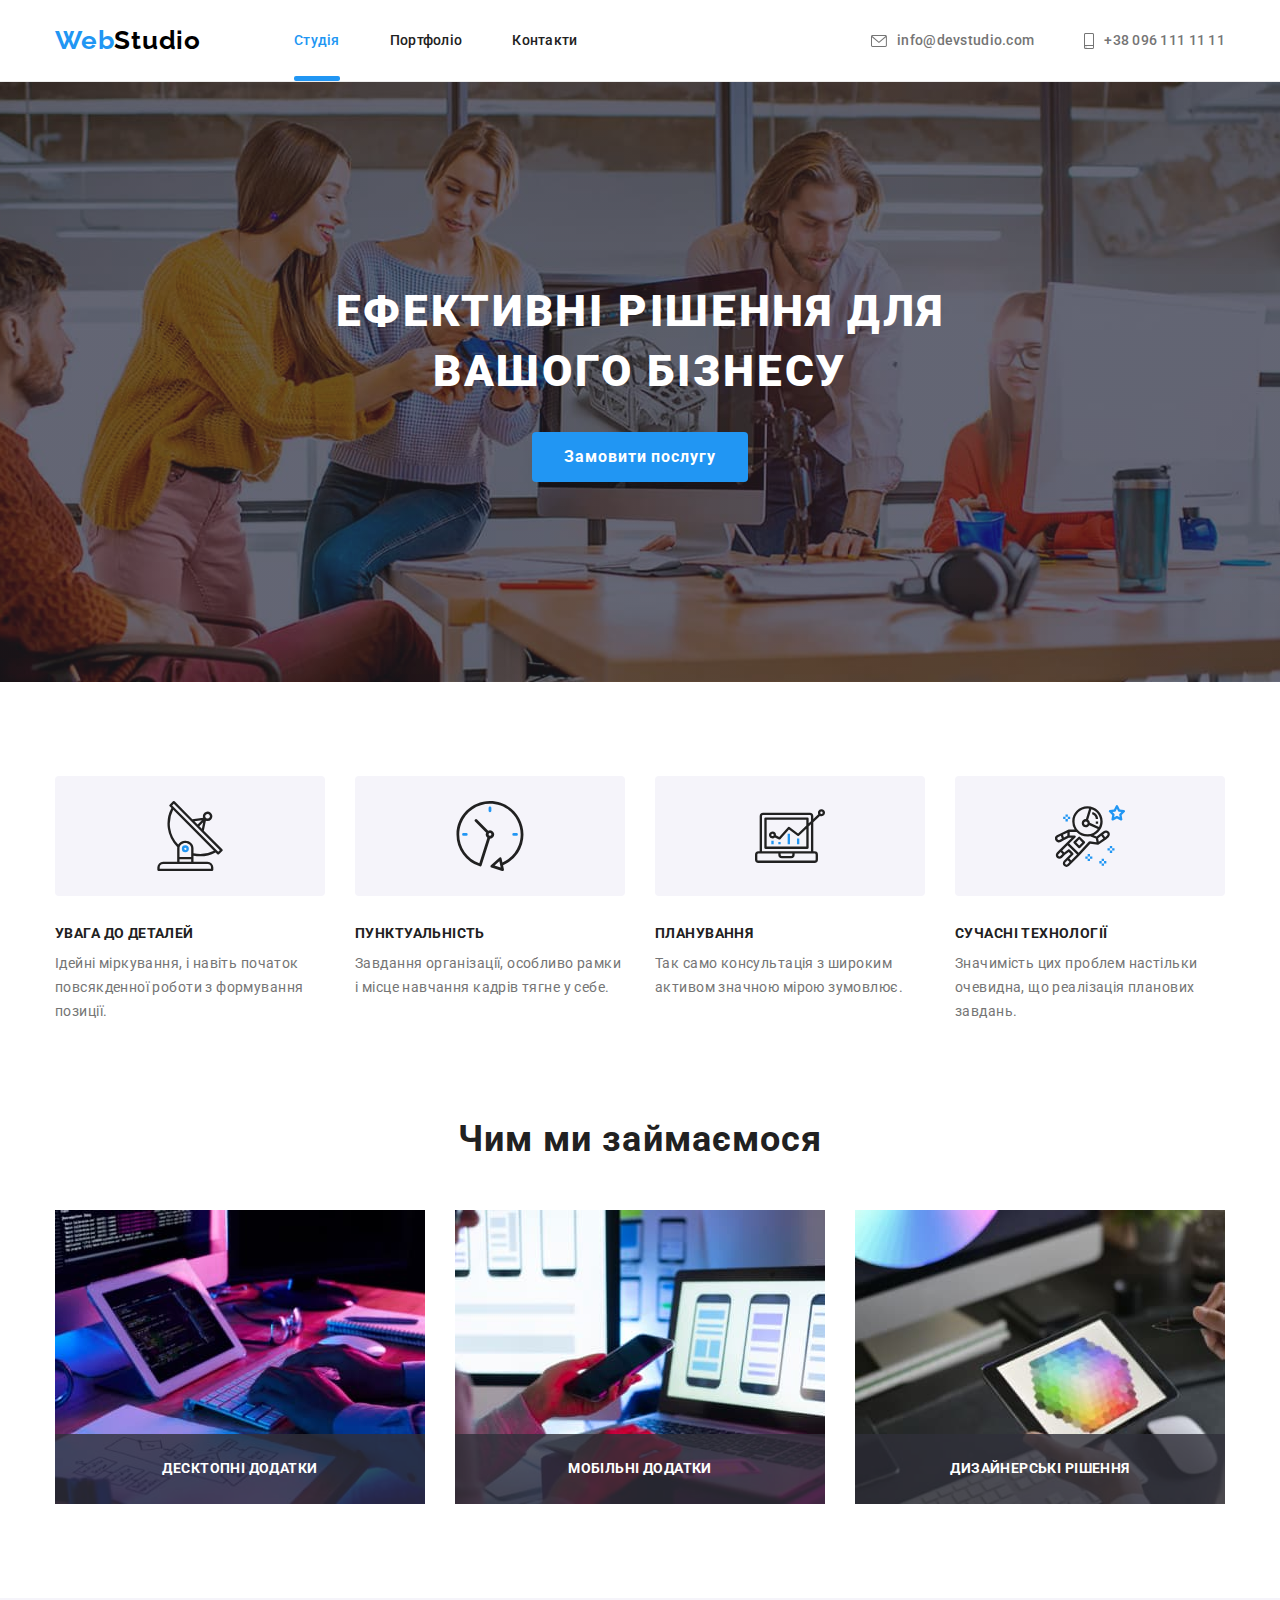
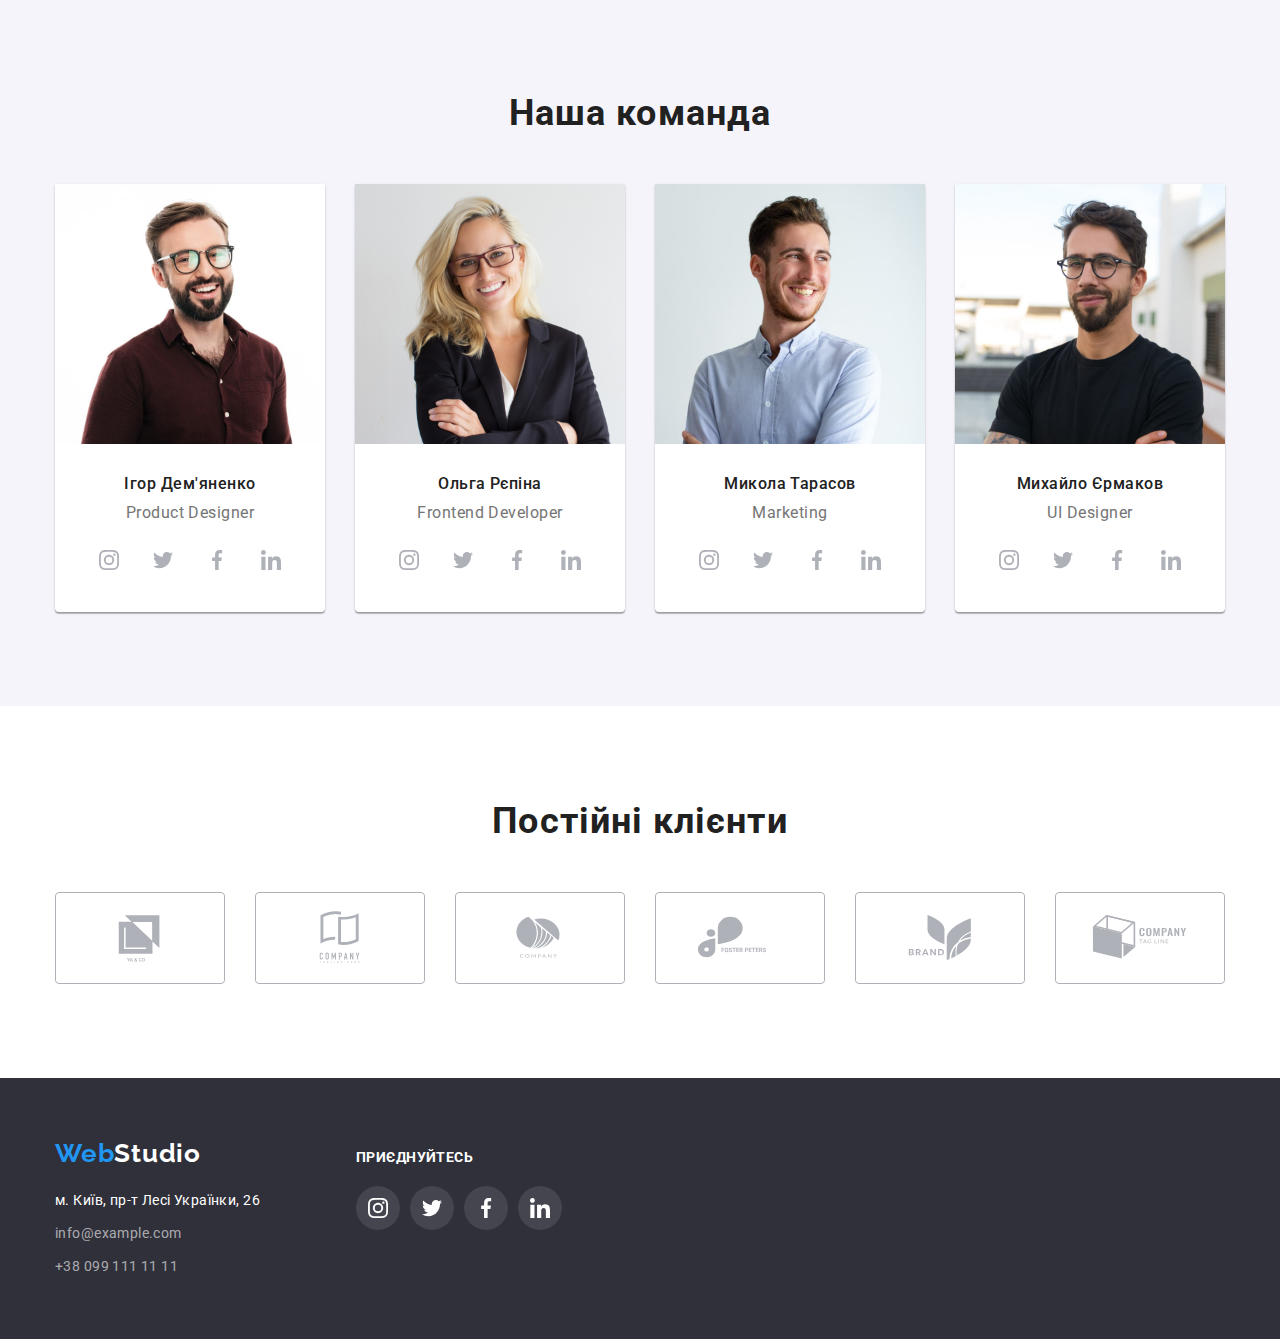
<file: index.html>
<!DOCTYPE html>
<html lang="uk">
  <head>
    <meta charset="UTF-8" />
    <meta http-equiv="X-UA-Compatible" content="IE=edge" />
    <meta name="viewport" content="width=device-width, initial-scale=1.0" />
    <title>Веб Студія</title>
    <link href="https://fonts.googleapis.com/css2?family=Raleway:wght@700&family=Roboto:wght@400;500;700&display=swap"
      rel="stylesheet">
    <link rel="stylesheet" href="https://cdn.jsdelivr.net/npm/modern-normalize@1.1.0/modern-normalize.min.css">
    <link rel="stylesheet" href="./css/styles.css">
  </head>
  <body>
    <!-- Шапка сторінки з навігацією-->
    <header class="page-header">
      <div class="container page-header-container">
      <nav class="page-nav">
        <a href="./index.html" class="logo link"> <span class="logo-icon">Web</span>Studio</a>
        <ul class="menu list">
          <li class="menu-item">
            <a class="menu-link link line" href="./index.html">Студія</a>
          </li>
          <li class="menu-item">
            <a class="menu-link link" href="./portfolio.html">Портфоліо</a>
          </li>
          <li class="menu-item">
            <a class="menu-link link" href="">Контакти</a>
          </li>
        </ul>
      </nav>
        <ul class="contact list">
          <li>
            <a class="contact-link link mail" href="mailto:info@devstudio.com">
            <svg class="contact-icon" width="16px" height="12px">
              <use href="./images/icons.svg#icon-envelope"></use>
            </svg> info@devstudio.com</a></li>
          <li>
            <a class="contact-link link telephone" href="tel:+380961111111">
            <svg class="contact-icon" width="10px" height="16px">
              <use href="./images/icons.svg#icon-smartphone"></use>
            </svg> +38 096 111 11 11</a></li>
        </ul>
      </div>
    </header>

    <main>
      <!-- Основний заголовок з фоном-->
      <section class="hero">
        <div class="container">
        <h1 class="hero-title">Ефективні рішення для вашого бізнесу</h1>
        <button type="button" class="hero-btn" data-modal-open>Замовити послугу</button> 
        </div>
      </section>

      <!-- Наші переваги-->
      <section class="about-us">
        <div class="container">
        <h2 class="about-us-title hide">Наші переваги</h2>
        <ul class="about-us-menu list">

          <li class="about-us-item">

            <div class="icon-position">
              <svg class="about-us-icon" width="70px" height="70px">
                <use href="./images/icons.svg#icon-antenna"></use>
              </svg>
            </div>
            <h3 class="about-us-title">УВАГА ДО ДЕТАЛЕЙ</h3>
            <p class="about-us-text">
              Ідейні міркування, і навіть початок повсякденної роботи з
              формування позиції.
            </p>
          </li>

          <li class="about-us-item">

            <div class="icon-position">
              <svg class="about-us-icon" width="70px" height="70px">
                <use href="./images/icons.svg#icon-clock"></use>
              </svg>
            </div>
            <h3 class="about-us-title">ПУНКТУАЛЬНІСТЬ</h3>
            <p class="about-us-text">
              Завдання організації, особливо рамки і місце навчання кадрів тягне
              у себе.
            </p>
          </li>

          <li class="about-us-item">

            <div class="icon-position">
              <svg class="about-us-icon" width="70px" height="70px">
                <use href="./images/icons.svg#icon-diagram"></use>
              </svg>
            </div>
            <h3 class="about-us-title">ПЛАНУВАННЯ</h3>
            <p class="about-us-text">
              Так само консультація з широким активом значною мірою зумовлює.
            </p>
          </li>

          <li class="about-us-item">

            <div class="icon-position">
              <svg class="about-us-icon" width="70px" height="70px">
                <use href="./images/icons.svg#icon-astronaut"></use>
              </svg>
            </div>
            <h3 class="about-us-title">СУЧАСНІ ТЕХНОЛОГІЇ</h3>
            <p class="about-us-text">
              Значимість цих проблем настільки очевидна, що реалізація планових
              завдань.
            </p>
          </li>
        </ul>
        </div>
      </section>

      <!-- Чим займаються-->
      <section class="we-doing">
        <div class="container">
        <h2 class="we-doing-title">Чим ми займаємося</h2>
        <ul class="we-doing-menu list">
          <li class="we-doing-item">
            <div class="img-fone">
              <img
                class="we-doing-img"
                src="./images/work1.jpg"
                alt="Людмна пише програму"
                width="370"
              />
              <p class="img-text">
                Десктопні додатки
              </p>
            </div>
          </li>
          <li class="we-doing-item">
            <div class="img-fone">
              <img
                class="we-doing-img"
                src="./images/work2.jpg"
                alt="Дівчина дивиться на телефон за робочим столом"
                width="370"
              />
              <p class="img-text">
                Мобільні додатки
              </p>
            </div>
          </li>
          <li class="we-doing-item">
            <div class="img-fone">
              <img
                class="we-doing-img"            
                src="./images/work3.jpg"
                alt="Планшет з палітрою кольорів"
                width="370"
              />
              <p class="img-text">
                Дизайнерські рішення
              </p>
            </div>
          </li>
        </ul>
        </div>
      </section>

      <!-- секція Наша команда-->
      <section class="team">
        <div class="container">
        <h2 class="team-title">Наша команда</h2>
        <ul class="team-menu list">
          <li class="team-menu-item">
            <img class="team-img" src="./images/igor.jpg" alt="Ігор Дем'яненко" width="270" />
            
            <h3 class="team-name">Ігор Дем'яненко</h3>
            <p class="team-job">Product Designer</p>

              <ul class="social-list list">
                <li class="social-list-item">
                  <a href="" class="social-list-link">
                    <svg aria-label="instagram icon" class="social-list-icon">
                      <use href="./images/icons.svg#icon-instagram"></use>
                    </svg>
                  </a>
                </li>
                <li class="social-list-item">
                  <a href="" class="social-list-link">
                    <svg aria-label="twitter icon" class="social-list-icon">
                      <use href="./images/icons.svg#icon-twitter"></use>
                    </svg>
                  </a>
                </li>
                <li class="social-list-item">
                  <a href="" class="social-list-link">
                    <svg aria-label="facebook icon" class="social-list-icon">
                      <use href="./images/icons.svg#icon-facebook"></use>
                    </svg>
                  </a>
                </li>
                <li class="social-list-item">
                  <a href="" class="social-list-link">
                    <svg aria-label="linkedin icon" class="social-list-icon">
                      <use href="./images/icons.svg#icon-linkedin"></use>
                    </svg>
                  </a>
                </li>
              </ul>

          </li>
          <li class="team-menu-item">
            <img class="team-img" src="./images/olga.jpg" alt="Ольга Рєпіна" width="270" />

            <h3 class="team-name">Ольга Рєпіна</h3>
            <p class="team-job">Frontend Developer</p>

              <ul class="social-list list">
                <li class="social-list-item">
                  <a href="" class="social-list-link">
                    <svg aria-label="instagram icon" class="social-list-icon">
                      <use href="./images/icons.svg#icon-instagram"></use>
                    </svg>
                  </a>
                </li>
                <li class="social-list-item">
                  <a href="" class="social-list-link">
                    <svg aria-label="twitter icon" class="social-list-icon">
                      <use href="./images/icons.svg#icon-twitter"></use>
                    </svg>
                  </a>
                </li>
                <li class="social-list-item">
                  <a href="" class="social-list-link">
                    <svg aria-label="facebook icon" class="social-list-icon">
                      <use href="./images/icons.svg#icon-facebook"></use>
                    </svg>
                  </a>
                </li>
                <li class="social-list-item">
                  <a href="" class="social-list-link">
                    <svg aria-label="linkedin icon" class="social-list-icon">
                      <use href="./images/icons.svg#icon-linkedin"></use>
                    </svg>
                  </a>
                </li>
              </ul>

          </li>
          <li class="team-menu-item">
            <img class="team-img" src="./images/micola.jpg" alt="Микола Тарасов" width="270" />

            <h3 class="team-name">Микола Тарасов</h3>
            <p class="team-job">Marketing</p>

              <ul class="social-list list">
                <li class="social-list-item">
                  <a href="" class="social-list-link">
                    <svg aria-label="instagram icon" class="social-list-icon">
                      <use href="./images/icons.svg#icon-instagram"></use>
                    </svg>
                  </a>
                </li>
                <li class="social-list-item">
                  <a href="" class="social-list-link">
                    <svg aria-label="twitter icon" class="social-list-icon">
                      <use href="./images/icons.svg#icon-twitter"></use>
                    </svg>
                  </a>
                </li>
                <li class="social-list-item">
                  <a href="" class="social-list-link">
                    <svg aria-label="facebook icon" class="social-list-icon">
                      <use href="./images/icons.svg#icon-facebook"></use>
                    </svg>
                  </a>
                </li>
                <li class="social-list-item">
                  <a href="" class="social-list-link">
                    <svg aria-label="linkedin icon" class="social-list-icon">
                      <use href="./images/icons.svg#icon-linkedin"></use>
                    </svg>
                  </a>
                </li>
              </ul>

          </li>
          <li class="team-menu-item">
            <img class="team-img" src="./images/michaylo.jpg" alt="Михайло Єрмаков" width="270" />

            <h3 class="team-name">Михайло Єрмаков</h3>
            <p class="team-job">UI Designer</p>

              <ul class="social-list list">
                <li class="social-list-item">
                  <a href="" class="social-list-link">
                    <svg aria-label="instagram icon" class="social-list-icon">
                      <use href="./images/icons.svg#icon-instagram"></use>
                    </svg>
                  </a>
                </li>
                <li class="social-list-item">
                  <a href="" class="social-list-link">
                    <svg aria-label="twitter icon" class="social-list-icon">
                      <use href="./images/icons.svg#icon-twitter"></use>
                    </svg>
                  </a>
                </li>
                <li class="social-list-item">
                  <a href="" class="social-list-link">
                    <svg aria-label="facebook icon" class="social-list-icon">
                      <use href="./images/icons.svg#icon-facebook"></use>
                    </svg>
                  </a>
                </li>
                <li class="social-list-item">
                  <a href="" class="social-list-link">
                    <svg aria-label="linkedin icon" class="social-list-icon">
                      <use href="./images/icons.svg#icon-linkedin"></use>
                    </svg>
                  </a>
                </li>
              </ul>

          </li>
        </ul>
        </div>
      </section>

      <!-- Постійні клієнти -->
      <section class="customers">
        <div class="container">
          <h2 class="customers-title">Постійні клієнти</h2>
          <ul class="customers-menu list">
            <li class="customers-item">
              <a href="" class="customers-link">
                <svg class="customer-icon" width="106px" height="60px">
                  <use href="./images/icons.svg#icon-Logo"></use>
                </svg>
              </a>
            </li>
            <li class="customers-item">
              <a href="" class="customers-link">
                <svg class="customer-icon" width="106px" height="60px">
                  <use href="./images/icons.svg#icon-Logo1"></use>
                </svg>
              </a>
            </li>
            <li class="customers-item">
              <a href="" class="customers-link">
                <svg class="customer-icon" width="106px" height="60px">
                  <use href="./images/icons.svg#icon-Logo2"></use>
                </svg>
              </a>
            </li>
            <li class="customers-item">
              <a href="" class="customers-link">
                <svg class="customer-icon" width="106px" height="60px">
                  <use href="./images/icons.svg#icon-Logo3"></use>
                </svg>
              </a>
            </li>
            <li class="customers-item">
              <a href="" class="customers-link">
                <svg class="customer-icon" width="106px" height="60px">
                  <use href="./images/icons.svg#icon-Logo4"></use>
                </svg>
              </a>
            </li>
            <li class="customers-item">
              <a href="" class="customers-link">
                <svg class="customer-icon" width="106px" height="60px">
                  <use href="./images/icons.svg#icon-Logo5"></use>
                </svg>
              </a>
            </li>
          </ul>

        </div>
      </section>

    </main>

    <!-- Підвал-->
    <footer class="footer">
      <div class="container page-footer-container">
      <div>
      <a href="./index.html" class="logo footer-logo link"> <span class="logo-icon">Web</span>Studio</a>
      <address>
        <ul class="footer-menu list">
          <li class="list-item">
            <a href="https://goo.gl/maps/CPtrU1FHBa2aNyZL9" target="_blank" rel="noopener noreferrer nofollow"
              class="footer-adress link">
              м. Київ, пр-т Лесі Українки, 26</a>
          </li>
          <li class="list-item">
            <a  href="mailto:info@example.com" class="footer-contact link">info@example.com</a>
          </li>
          <li class="list-item">
            <a href="tel:+380991111111" class="footer-contact link">+38 099 111 11 11</a>
          </li>
        </ul>
      </address>
      </div>
      <div class="footer-social-link">
        <p class="footer-title">Приєднуйтесь</p>
          <ul class="social-list-footer list">
            <li class="social-list-item-footer">
              <a href="" class="social-list-link-footer">
                <svg aria-label="instagram icon" class="social-list-icon-footer">
                  <use href="./images/icons.svg#icon-instagram"></use>
                </svg>
              </a>
            </li>
            <li class="social-list-item">
              <a href="" class="social-list-link-footer">
                <svg aria-label="twitter icon" class="social-list-icon-footer">
                  <use href="./images/icons.svg#icon-twitter"></use>
                </svg>
              </a>
            </li>
            <li class="social-list-item">
              <a href="" class="social-list-link-footer">
                <svg aria-label="facebook icon" class="social-list-icon-footer">
                  <use href="./images/icons.svg#icon-facebook"></use>
                </svg>
              </a>
            </li>
            <li class="social-list-item">
              <a href="" class="social-list-link-footer">
                <svg aria-label="linkedin icon" class="social-list-icon-footer">
                  <use href="./images/icons.svg#icon-linkedin"></use>
                </svg>
              </a>
            </li>
          </ul>
      </div>
      </div>
    </footer>
    <div class="backdrop is-hidden" data-modal>
      <div class="modal">
        <button type="button" class="modal-close-btn" data-modal-close>
          <svg class="close-icon" height="18" width="18">
            <use href="./images/icons.svg#icon-close"></use>
          </svg>
        </button>
      </div>
    </div>
    <script src="./js/modal.js"></script>
  </body>
</html>
</file>
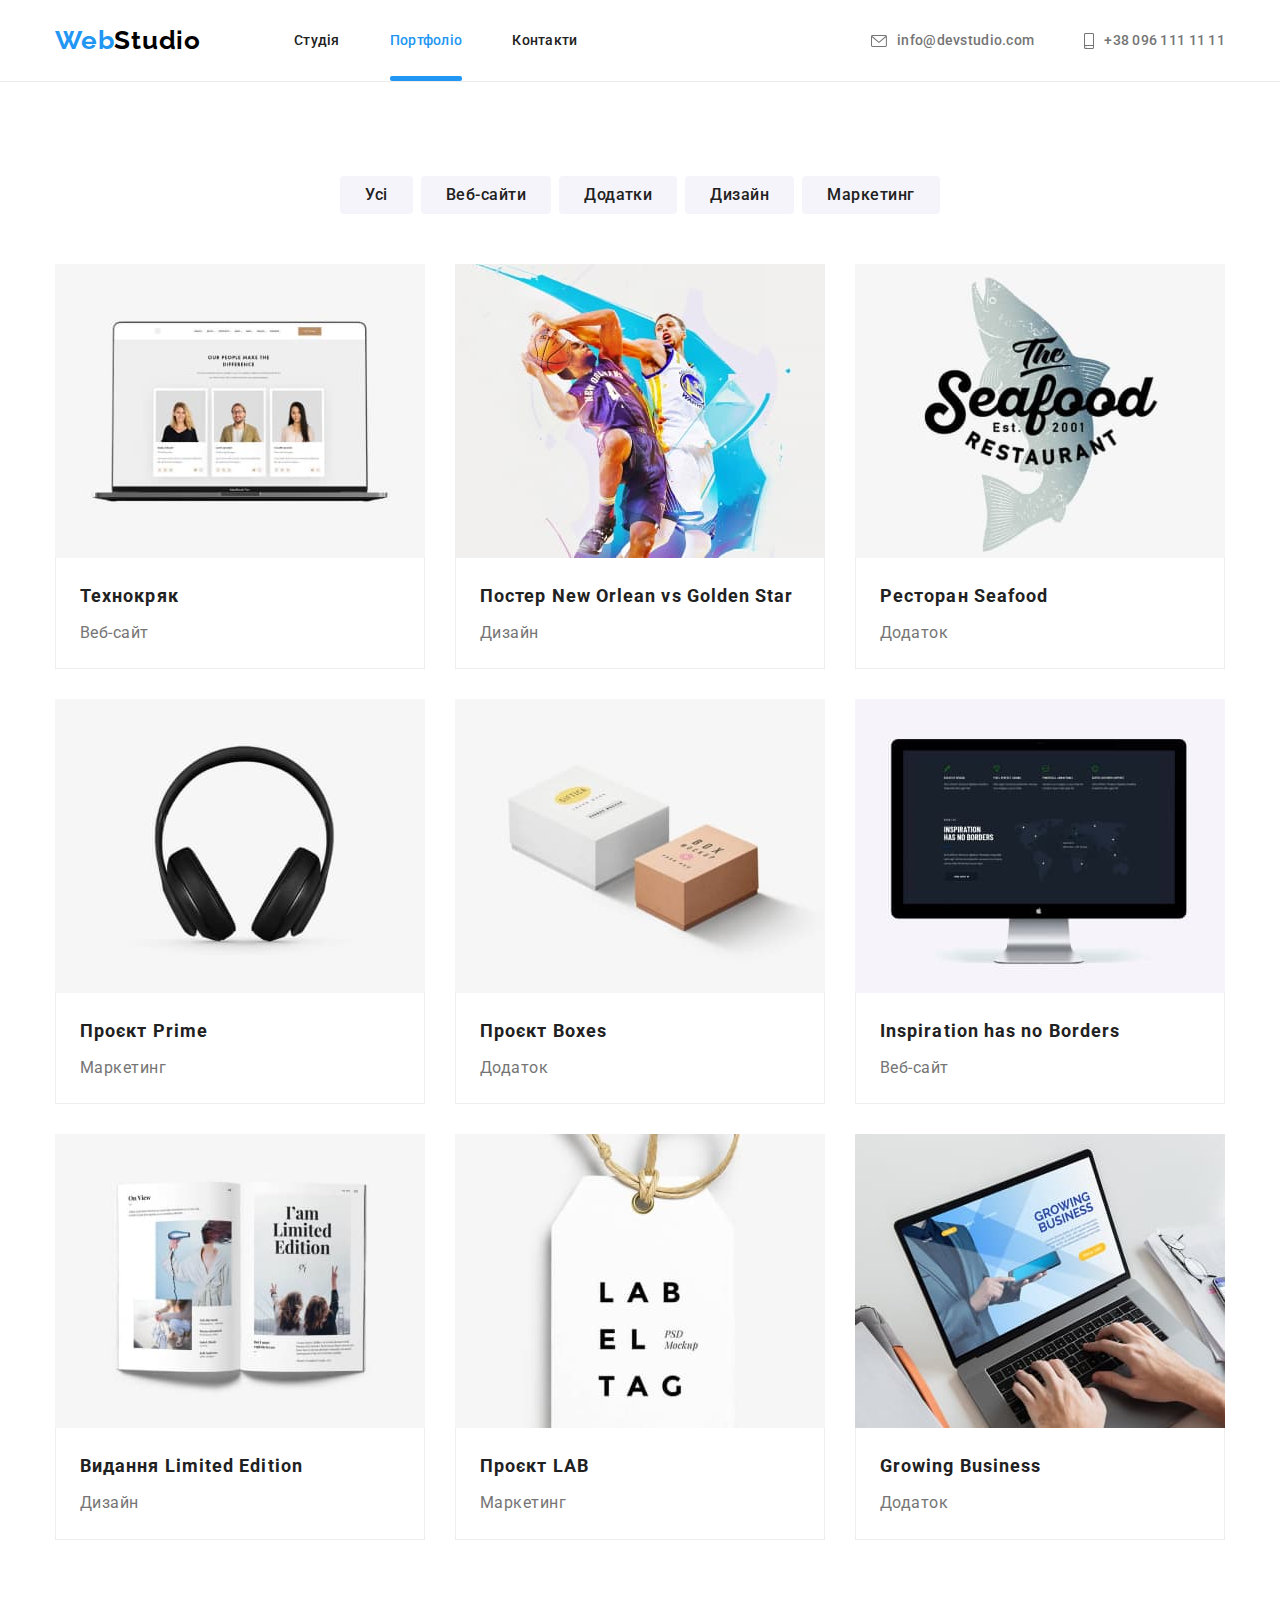
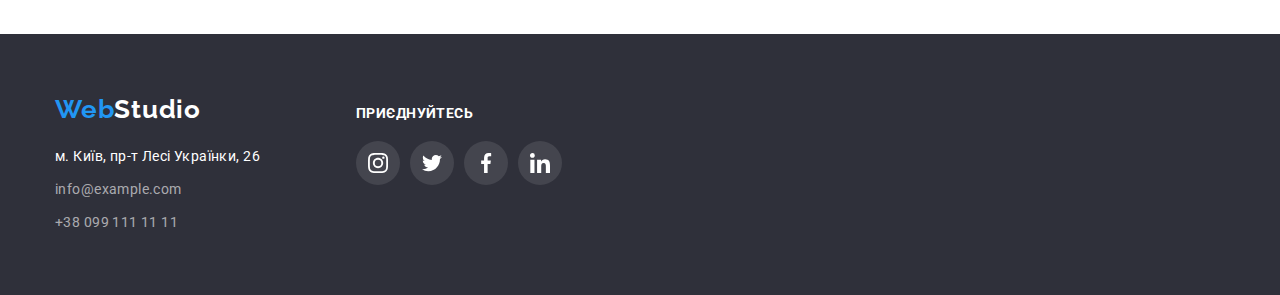
<file: portfolio.html>
<!DOCTYPE html>
<html lang="uk">

<head>
    <meta charset="UTF-8" />
    <meta http-equiv="X-UA-Compatible" content="IE=edge" />
    <meta name="viewport" content="width=device-width, initial-scale=1.0" />
    <title>Веб Студія</title>
    <link href="https://fonts.googleapis.com/css2?family=Raleway:wght@700&family=Roboto:wght@400;500;700&display=swap"
    rel="stylesheet">
    <link rel="stylesheet" href="https://cdn.jsdelivr.net/npm/modern-normalize@1.1.0/modern-normalize.min.css">
    <link rel="stylesheet" href="./css/styles.css">
</head>

<body>
    <!-- Шапка сторінки з навігацією-->
    <header class="page-header port-header">
        <div class="container page-header-container">
            <nav class="page-nav">
                <a href="./index.html" class="logo link"> <span class="logo-icon">Web</span>Studio</a>
                <ul class="menu list">
                    <li class="menu-item">
                        <a class="menu-link link" href="./index.html">Студія</a>
                    </li>
                    <li class="menu-item">
                        <a class="menu-link link line" href="./portfolio.html">Портфоліо</a>
                    </li>
                    <li class="menu-item">
                        <a class="menu-link link" href="">Контакти</a>
                    </li>
                </ul>
            </nav>
            <ul class="contact list">
                <li>
                    <a class="contact-link link mail" href="mailto:info@devstudio.com">
                        <svg class="contact-icon" width="16px" height="12px">
                            <use href="./images/icons.svg#icon-envelope"></use>
                        </svg> info@devstudio.com</a>
                </li>
                <li>
                    <a class="contact-link link telephone" href="tel:+380961111111">
                        <svg class="contact-icon" width="10px" height="16px">
                            <use href="./images/icons.svg#icon-smartphone"></use>
                        </svg> +38 096 111 11 11</a>
                </li>
            </ul>
        </div>
    </header>

    <main>
        <h1 class="hide">Портфоліо</h1>
        
        <!-- Навігація по сторінці -->
        <section class="portfolio">
            <div class="container">
            <h2 class="nav-title hide">Навігація</h2>
            <ul class="nav-menu list">
                <li><button class="nav-btn" type="button">Усі</button></li>
                <li><button class="nav-btn" type="button">Веб-сайти</button></li>
                <li><button class="nav-btn" type="button">Додатки</button></li>
                <li><button class="nav-btn" type="button">Дизайн</button></li>
                <li><button class="nav-btn" type="button">Маркетинг</button></li>
            </ul>
            <h2 class="hide">Перелік макетів</h2>
            <ul class="portfolio-menu list">
                <li class="portfolio-item">
                    <a class="portfolio-link link" href="">
                        <div class="overley-zone">
                            <img class="portfolio-img" src="./images/Tehcriac.jpg" alt="Технокряк" width="370">
                                <p class="overlay">
                                    Ресурс пропонує комплексні пропозиції з різним рівнем функціоналу та сервісів. Все це дозволить відвідувачу отримати
                                    вичерпні відомості про компанію чи приватну особу.
                                </p>
                        </div>
                    <div class="border">
                        <h3 class="portfolio-title">Технокряк</h3>
                        <p class="portfolio-text">Веб-сайт</p>
                    </div>

                    </a>
                </li>
                <li class="portfolio-item">
                    <a class="portfolio-link link" href="">
                        <div class="overley-zone">
                            <img class="portfolio-img" src="./images/Poster.jpg" alt="Постер New Orlean vs Golden Star" width="370">
                                 <p class="overlay">
                                    Ресурс пропонує комплексні пропозиції з різним рівнем функціоналу та сервісів. Все це дозволить відвідувачу отримати
                                    вичерпні відомості про компанію чи приватну особу.
                                </p>
                        </div>
                    <div class="border">
                        <h3 class="portfolio-title">Постер New Orlean vs Golden Star</h3>
                        <p class="portfolio-text">Дизайн</p>
                    </div>
                    </a>
                </li>
                <li class="portfolio-item">
                    <a class="portfolio-link link" href="">
                        <div class="overley-zone">
                            <img class="portfolio-img" src="./images/Restoran.jpg" alt="Ресторан Seafood" width="370">
                                <p class="overlay">
                                    Ресурс пропонує комплексні пропозиції з різним рівнем функціоналу та сервісів. Все це дозволить відвідувачу отримати
                                    вичерпні відомості про компанію чи приватну особу.
                                </p>
                        </div>
                    <div class="border">
                        <h3 class="portfolio-title">Ресторан Seafood</h3>
                        <p class="portfolio-text">Додаток</p>
                    </div>
                    </a>
                </li>
                <li class="portfolio-item">
                    <a class="portfolio-link link" href="">
                        <div class="overley-zone">
                            <img class="portfolio-img" src="./images/Music.jpg" alt="Проєкт Prime" width="370">
                                <p class="overlay">
                                    Ресурс пропонує комплексні пропозиції з різним рівнем функціоналу та сервісів. Все це дозволить відвідувачу отримати
                                    вичерпні відомості про компанію чи приватну особу.
                                </p>
                        </div>
                    <div class="border">
                        <h3 class="portfolio-title">Проєкт Prime</h3>
                        <p class="portfolio-text">Маркетинг</p>
                    </div>
                    </a>
                </li>
                <li class="portfolio-item">
                    <a class="portfolio-link link" href="">
                        <div class="overley-zone">
                            <img class="portfolio-img" src="./images/Boxes.jpg" alt="Проєкт Boxes" width="370">
                                <p class="overlay">
                                    Ресурс пропонує комплексні пропозиції з різним рівнем функціоналу та сервісів. Все це дозволить відвідувачу отримати
                                    вичерпні відомості про компанію чи приватну особу.
                                </p>
                        </div>
                    <div class="border">
                        <h3 class="portfolio-title">Проєкт Boxes</h3>
                        <p class="portfolio-text">Додаток</p>
                    </div>
                    </a>
                </li>
                <li class="portfolio-item">
                    <a class="portfolio-link link" href="">
                        <div class="overley-zone">
                            <img class="portfolio-img" src="./images/Borders.jpg" alt="Inspiration has no Borders" width="370">
                                <p class="overlay">
                                    Ресурс пропонує комплексні пропозиції з різним рівнем функціоналу та сервісів. Все це дозволить відвідувачу отримати
                                    вичерпні відомості про компанію чи приватну особу.
                                </p>
                        </div>
                    <div class="border">
                        <h3 class="portfolio-title">Inspiration has no Borders</h3>
                        <p class="portfolio-text">Веб-сайт</p>
                    </div>
                    </a>
                </li>
                <li class="portfolio-item">
                    <a class="portfolio-link link" href="">
                        <div class="overley-zone">
                            <img class="portfolio-img" src="./images/Limited-edition.jpg" alt="Видання Limited Edition" width="370">
                                <p class="overlay">
                                    Ресурс пропонує комплексні пропозиції з різним рівнем функціоналу та сервісів. Все це дозволить відвідувачу отримати
                                    вичерпні відомості про компанію чи приватну особу.
                                </p>
                        </div>
                    <div class="border">
                        <h3 class="portfolio-title">Видання Limited Edition</h3>
                        <p class="portfolio-text">Дизайн</p>
                    </div>
                    </a>
                </li>
                <li class="portfolio-item">
                    <a class="portfolio-link link" href="">
                        <div class="overley-zone">
                            <img class="portfolio-img" src="./images/LAB.jpg" alt="Проєкт LAB" width="370">
                                <p class="overlay">
                                    Ресурс пропонує комплексні пропозиції з різним рівнем функціоналу та сервісів. Все це дозволить відвідувачу отримати
                                    вичерпні відомості про компанію чи приватну особу.
                                </p>
                        </div>
                    <div class="border">
                        <h3 class="portfolio-title">Проєкт LAB</h3>
                        <p class="portfolio-text">Маркетинг</p>
                    </div>
                    </a>
                </li>
                <li class="portfolio-item">
                    <a class="portfolio-link link" href="">
                        <div class="overley-zone">
                            <img class="portfolio-img" src="./images/Growing-Business.jpg" alt="Growing Business" width="370">
                                <p class="overlay">
                                Ресурс пропонує комплексні пропозиції з різним рівнем функціоналу та сервісів. Все це дозволить відвідувачу отримати
                                вичерпні відомості про компанію чи приватну особу.
                                </p>
                        </div>
                    <div class="border">
                        <h3 class="portfolio-title">Growing Business</h3>
                        <p class="portfolio-text">Додаток</p>
                    </div>
                    </a>
                </li>
            </ul>
            </div>
        </section>

    </main>


    <!-- Підвал-->

    <footer class="footer">
        <div class="container page-footer-container">
            <div>
                <a href="./index.html" class="logo footer-logo link"> <span class="logo-icon">Web</span>Studio</a>
                <address>
                    <ul class="footer-menu list">
                        <li class="list-item">
                            <a href="https://goo.gl/maps/CPtrU1FHBa2aNyZL9" target="_blank"
                                rel="noopener noreferrer nofollow" class="footer-adress link">
                                м. Київ, пр-т Лесі Українки, 26</a>
                        </li>
                        <li class="list-item">
                            <a href="mailto:info@example.com" class="footer-contact link">info@example.com</a>
                        </li>
                        <li class="list-item">
                            <a href="tel:+380991111111" class="footer-contact link">+38 099 111 11 11</a>
                        </li>
                    </ul>
                </address>
            </div>
            <div class="footer-social-link">
                <p class="footer-title">Приєднуйтесь</p>
                <ul class="social-list-footer list">
                    <li class="social-list-item-footer">
                        <a href="" class="social-list-link-footer">
                            <svg aria-label="instagram icon" class="social-list-icon-footer">
                                <use href="./images/icons.svg#icon-instagram"></use>
                            </svg>
                        </a>
                    </li>
                    <li class="social-list-item">
                        <a href="" class="social-list-link-footer">
                            <svg aria-label="twitter icon" class="social-list-icon-footer">
                                <use href="./images/icons.svg#icon-twitter"></use>
                            </svg>
                        </a>
                    </li>
                    <li class="social-list-item">
                        <a href="" class="social-list-link-footer">
                            <svg aria-label="facebook icon" class="social-list-icon-footer">
                                <use href="./images/icons.svg#icon-facebook"></use>
                            </svg>
                        </a>
                    </li>
                    <li class="social-list-item">
                        <a href="" class="social-list-link-footer">
                            <svg aria-label="linkedin icon" class="social-list-icon-footer">
                                <use href="./images/icons.svg#icon-linkedin"></use>
                            </svg>
                        </a>
                    </li>
                </ul>
            </div>
        </div>
    </footer>

</body>

</html>
</file>
<file: css/styles.css>
/* Основний колір логотипу - #000000 */
/* Допоміжний колір логотипу - #2196F3 */
/* Основний колір шрифту - #212121 */
/* Допоміжний колір шрифту - #757575 */

/* Основний колір фону - #F5F5F5 */
/* Допоміжний колір - #F5F4FA */
/* Колір футера - #2F303A */


:root {
    --logo-blue: #2196F3;
    --logo-black: #000000;
    --global-color: #ffffff;
    --secong-color: #F5F4FA;
    --futter-color: #2F303A;
    --text-color: #212121;
    --second-text-color: #757575;
    --text-color-while: #ffffff;
    --icon-color: #AFB1B8;
    --bg-color: #C4C4C4;

    --primary-font: 'Roboto', sans-serif;
    --secondary-font: 'Raleway', sans-serif;

    --animation: 250ms cubic-bezier(0.4, 0, 0.2, 1);

}
/* обнулення налащтувань */

h1,
h2,
h3,
h4,
p {
    margin-top: 0;
    margin-bottom: 0;
    /* outline: 1px solid red; */
}

ul {
    margin-top: 0;
    margin-bottom: 0;
    padding-left: 0;
    /* outline:  1px solid red; */
}

section {
    /* outline: 2px solid green;   /////////// */
}

button {
    cursor: pointer;
}

img {
    display: block;
}


*,
::after,
::before {
    box-sizing: border-box;
}


.link {
    text-decoration: none;
}

.list {
    list-style: none;
}

.hide {
    position: absolute;
    white-space: nowrap;
    width: 1px;
    height: 1px;
    overflow: hidden;
    border: 0;
    padding: 0;
    clip: rect(0 0 0 0);
    clip-path: inset(50%);
    margin: -1px;
}



body {
    background-color: var(--global-color);
    font-family: var(--primary-font);
    margin: 0px; 
}



.container {
    width: 1200px;
    padding-left: 15px;
    padding-right: 15px;

    margin-left: auto;
    margin-right: auto;
}



/* Header */

.logo {
    color: var(--logo-black);
    font-family: var(--secondary-font);
    font-weight: 700;
    font-size: 26px;
    line-height: 1.2;
    letter-spacing: 0.03em;

    margin-right: 93px;
}


.page-header {
    padding-top: 25px;
    padding-bottom: 25px;
    border-bottom: 1px solid #ECECEC;
}

.logo .logo-icon {
    color: var(--logo-blue);
}

.page-header-container {
    display: flex;
    align-items: center;
    justify-content: space-between;
}

.page-nav {
    display: flex;
    align-items: center;
}

.menu {
    display: flex;
    column-gap: 50px;
}

.contact {
    display: flex;
    column-gap: 50px;
}


.menu-link {
    font-weight: 500;
    font-size: 14px;
    line-height: 1.14;
    letter-spacing: 0.02em;


    color: var(--text-color);

    transition: color var(--animation);
}

.menu-link:hover,
.menu-link:focus {
    color: var(--logo-blue);
}

.contact-link {
    font-weight: 500;
    font-size: 14px;
    line-height: 1.14;
    letter-spacing: 0.02em;
    color: var(--second-text-color);

    display: flex;
    align-items: center;

    fill: var(--second-text-color);

    transition: color var(--animation), 
    fill var(--animation);
}

.contact-link:hover,
.contact-link:focus {
    color: var(--logo-blue);
    fill: var(--logo-blue);
}

.contact-icon {
    margin-right: 10px;
}

/* .mail::before {
    width: 16px;
    height: 12px;
    content: url(../images/envelope.svg);
    /* content: url(../images/icons.svg#icon-envelope);     Нерозумію чому не працює */
    /* background-image: url(../images/icons.svg#icon-enverlope);
    margin-right: 10px;
}

.telephone::before {
    width: 10px;
    height: 16px;
    content: url(../images/smartphone.svg);
    margin-right: 10px;
} */


.menu-link {
    position: relative;
    padding-bottom: 32px;
}

.line {
    color: var(--logo-blue);
}

.line::after {
    position: absolute;
    left: 0px;
    bottom: -1px;
    display: block;
    width: 100%;
    height: 5px;
    background-color: var(--logo-blue);
    border-radius: 2px;
    content: '';
}





/* Бдок героя */

.hero {
    margin: 0px;
    padding-top: 200px;
    padding-bottom: 200px;

    text-align: center;

    background-color: var(--bg-color);
    background-image: linear-gradient(rgba(47, 48, 58, 0.4), rgba(47, 48, 58, 0.4)), 
    url(../images/hero.jpg);
    background-repeat: no-repeat;
    background-position: center;
    background-size: 1600px;
}


.hero-title{
    font-weight: 900;
    font-size: 44px;
    line-height: 1.36;
    text-align: center;
    letter-spacing: 0.06em;
    text-transform: uppercase;

    color: var(--text-color-while);

    margin-bottom: 30px;
    width: 696px;
    margin-left: auto;
    margin-right: auto;
}

.hero-btn {
    font-weight: 700;
    font-size: 16px;
    line-height: 1.88;
    text-align: center;
    letter-spacing: 0.06em;
    font-family: inherit;

    background-color: var(--logo-blue);
    color: var(--text-color-while);
    cursor: pointer;

    border-radius: 4px;
    padding: 10px 32px;
    display: inline-block;
    min-width: 216px;
    border: transparent;

    transition: background-color var(--animation);
}

.hero-btn:hover,
.hero-btn:focus {
    background-color: #188CE8;
}



/* Наші переваги */

.about-us-title {
    font-weight: 700;
    font-size: 14px;
    line-height: 1.14;
    letter-spacing: 0.03em;
    text-transform: uppercase;

    color: var(--text-color);

    margin-bottom: 10px;
}

.about-us-menu {
    display: flex;
    column-gap: 30px;
}

.about-us-item {
    flex-basis: calc((100% - 90px)/4);
}

.about-us-text {
    font-size: 14px;
    line-height: 1.71;
    letter-spacing: 0.03em;

    color: var(--second-text-color);
}

.about-us {
    padding-bottom: 94px;
    padding-top: 94px;
}

.icon-position {
    display: flex;
    width: 270px;
    height: 120px;
    align-items: center;
    justify-content: center;
    background-color: var(--secong-color);
    border-radius: 4px;
    margin-bottom: 30px;
}





/* Чим займаємось */

.we-doing-title {
    font-weight: 700;
    font-size: 36px;
    line-height: 1.17;
    text-align: center;
    letter-spacing: 0.03em;
    
    color: var(--text-color);

    margin-bottom: 50px;
}

.we-doing-menu {
    display: flex;
    column-gap: 30px;
}

.we-doing-item {
    flex-basis: calc((100% - 60px) /3 );
}

.we-doing-img {
    display: block;
    max-width: 100%;
    height: auto;
}

.we-doing {
    padding-bottom: 94px;
}




.img-fone {
    position: relative;
}

.img-text {
    font-weight: 700;
    font-size: 14px;
    line-height: 1.14;
    text-align: center;
    letter-spacing: 0.03em;
    text-transform: uppercase;
    color: var(--text-color-while);

    position: absolute;
    bottom: 0;
    left: 0;
    width: 100%;
    height: 70px;
    background-color: rgba(47, 48, 58, 0.8);

    display: flex;
    align-items: center;
    justify-content: center;

}



/* Наша команда */

.team {
    background-color: #F5F4FA;

    padding-bottom: 94px;
    padding-top: 94px;
}

.team-title {
    font-weight: 700;
    font-size: 36px;
    line-height: 1.17;
    text-align: center;
    letter-spacing: 0.03em;

    color: var(--text-color);

    margin-bottom: 50px;
}

.team-menu {
    display: flex;
    column-gap: 30px;
}

.team-menu-item {
    flex-basis: calc((100% - 90px)/4);
    box-shadow: 0px 1px 3px rgba(0, 0, 0, 0.12), 
    0px 1px 1px rgba(0, 0, 0, 0.14), 
    0px 2px 1px rgba(0, 0, 0, 0.2);
    border-radius: 0px 0px 4px 4px;
    background-color: var(--global-color);
}

.team-name {
    font-weight: 500;
    font-size: 16px;
    line-height: 1.19;
    text-align: center;
    letter-spacing: 0.03em;

    color: var(--text-color);

    margin-bottom: 10px;
    padding-top: 30px;
}

.team-job {
    font-size: 16px;
    line-height: 1.19;
    text-align: center;
    letter-spacing: 0.03em;

    color: var(--second-text-color);

    margin-bottom: 16px;
}

.team-img {
    display: block;
    max-width: 100%;
    height: auto;
}






.social-list-icon {
    width: 20px;
    height: 20px;
}

.social-list {
    display: flex;
    justify-content: center;
    column-gap: 10px;
    padding-bottom: 30px;
}

.social-list-link {
    display: flex;
    height: 44px;
    width: 44px;
    align-items: center;
    justify-content: center;    
    border-radius: 50%;
    fill: #AFB1B8;

    transition: background-color var(--animation), 
    fill var(--animation);
}

.social-list-link:hover,
.social-list-link:focus {
    background-color: var(--logo-blue);
    fill: var(--global-color);
}





/* Постійні клієнти */

.customers {
    padding-top: 94px;
    padding-bottom: 94px;
}

.customers-title {
    font-weight: 700;
    font-size: 36px;
    line-height: 1.17;
    text-align: center;
    letter-spacing: 0.03em;

    color: var(--text-color);

    margin-bottom: 50px;
}

.customers-menu {
    display: flex;
    column-gap: 30px;
}


.customers-link {
    display: flex;
    width: 170px;
    height: 92px;
    align-items: center;
    justify-content: center;
    border: 1px solid var(--icon-color);
    border-radius: 4px;
    fill: var(--icon-color);

    transition: border-color var(--animation), 
    fill var(--animation);
}

.customers-link:hover,
.customers-link:focus {
    fill: var(--logo-blue);
    border-color: var(--logo-blue);
}



/* Футер */

.footer {
    background-color: var(--futter-color);

    padding-top: 60px;
    padding-bottom: 60px;
}

.logo.footer-logo {
    color: var(--text-color-while);
}

.footer-logo {
    display: inline-block;
    margin-bottom: 20px;
    margin-right: 0px;
}

.footer-menu {
    width: 231px;
}

.footer-adress{
    font-size: 14px;
    line-height: 1.71;
    letter-spacing: 0.03em;
    font-style: normal;

    color: var(--text-color-while);

    transition: color var(--animation);
}

.footer-adress:hover,
.footer-adress:focus {
    color: var(--logo-blue);
}

.footer-contact {
    font-size: 14px;
    line-height: 1.71;
    letter-spacing: 0.03em;
    font-style: normal;

    color: rgba(255, 255, 255, 0.6);

    transition: color var(--animation);
}

.list-item {
    margin-bottom: 9px;
}

.list-item:last-child {
    margin-bottom: 0px;
}

.footer-contact:hover,
.footer-contact:focus {
    color: var(--logo-blue);
}



.page-footer-container {
    display: flex;
    column-gap: 70px;
}

.footer-social-link {
    margin-top: 12px;
}

.footer-title {
    font-weight: 700;
    font-size: 14px;
    line-height: 1.14;
    letter-spacing: 0.03em;
    text-transform: uppercase;

    color: var(--global-color);

    margin-bottom: 20px;
}



.social-list-icon-footer {
    width: 20px;
    height: 20px;
    fill: var(--global-color);
}

.social-list-footer {
    display: flex;
    justify-content: center;
    column-gap: 10px;
}


.social-list-link-footer {
    display: flex;
    height: 44px;
    width: 44px;
    align-items: center;
    justify-content: center;
    border-radius: 50%;
    background-color: rgba(255, 255, 255, 0.1);

    transition: background-color var(--animation);
}

.social-list-link-footer:hover,
.social-list-link-footer:focus {
    background-color: var(--logo-blue);
}




/* =========== Сторінка портфоліо ========== */



/* Блок навігації */

.port-header {
    border-bottom: 1px solid #ECECEC;;
}

.nav-btn {
    font-weight: 500;
    font-size: 16px;
    line-height: 1.63;
    text-align: center;
    letter-spacing: 0.03em;
    font-family: inherit;

    background-color: var(--secong-color);
    color: var(--text-color);
    cursor: pointer;


    border-radius: 4px;
    border: transparent;
    padding: 6px 25px;
    min-width: 63px;

    transition: background-color var(--animation),
    color var(--animation),
    box-shadow var(--animation);
}

.nav-menu {
    display: flex;
    margin-bottom: 50px;
    column-gap: 8px;
    justify-content: center;

}

.nav-btn:hover,
.nav-btn:focus {
    background-color: var(--logo-blue);
    color: var(--text-color-while);
    box-shadow: 0px 3px 1px rgba(0, 0, 0, 0.1), 
    0px 1px 2px rgba(0, 0, 0, 0.08), 
    0px 2px 2px rgba(0, 0, 0, 0.12);
}



/* Блок перелік макетів */

.portfolio {
    padding-bottom: 94px;
    padding-top: 94px;
}

.portfolio-menu {
    display: flex;
    flex-wrap: wrap;
    gap: 30px;
    flex-basis: calc((100% - 60px)/3);
}

.portfolio-link {
    display: block;

    transition: box-shadow var(--animation);
}

.portfolio-link:hover {
    box-shadow: 0px 1px 1px rgba(0, 0, 0, 0.12), 
    0px 4px 4px rgba(0, 0, 0, 0.06), 
    1px 4px 6px rgba(0, 0, 0, 0.16);
}


.border {
    border: 1px solid #EEEEEE;
    padding-bottom: 20px;
    padding-left: 24px;
    padding-right: 24px;
    padding-top: 20px;
    border-top: transparent;

}

.portfolio-title {
    font-weight: 700;
    font-size: 18px;
    line-height: 2;
    letter-spacing: 0.06em;

    color: var(--text-color);

    margin-bottom: 4px;
}

.portfolio-text {
    font-size: 16px;
    line-height: 1.88;
    letter-spacing: 0.03em;

    color: var(--second-text-color);
}

.portfolio-img {
    max-width: 100%;
    height: auto;
}

.overley-zone {
    position: relative;
    overflow: hidden;
}

.portfolio-link:hover .overlay,
.portfolio-link:focus .overlay {
    transform: translateY(0%);
}

.overlay {
    font-weight: 400;
    font-size: 18px;
    line-height: 1.56;
    letter-spacing: 0.03em;
    color: var(--global-color);


    position: absolute;
    top: 0;
    left: 0;
    height: 100%;
    width: 100%;
    background-color: rgba(33, 150, 243, 0.9);
    padding: 65px 12px 61px 36px;

    transform: translateY(101%);

    transition: transform var(--animation);
}







/* =========== Модальне вікно  =========== */

.backdrop {
    position: fixed;
    top: 0;
    left: 0;
    width: 100%;
    height: 100%;
    z-index: 100;
    background-color: rgba(0, 0, 0, 0.2);
    /* opacity: 1; */

    /* animation-name: animation-modal;
    animation-duration: 2500ms;
    animation-timing-function: linear;
    animation-iteration-count: 1;
    animation-direction: alternate;
    animation-fill-mode: forwards; */
    

    transition: all var(--animation);
}

/* .backdrop:hover {
    transform: rotate(360deg);
    opacity: 1;
    transform: scale(0.75);
} */

.modal {
    position: absolute;
    top: 50%;
    left: 50%;
    width: 528px;
    height: 581px;
    transform: translate(-50%, -50%);
    background-color: var(--global-color);
}

.modal-close-btn {
    position: absolute;
    top: 8px;
    right: 8px;
    width: 30px;
    height: 30px;
    border-radius: 50%;
    border: 1px solid rgba(0, 0, 0, 0.1);
    background-color: transparent;

    display: flex;
    align-items: center;
    justify-content: center;
    padding: 0;

}

.backdrop.is-hidden {
    opacity: 0;
    visibility: hidden;
    pointer-events: none;

}

/* @keyframes animation-modal {
    0% {
        transform: rotate(0deg);
        opacity: 0;
        transform: scaleY(0.75);
        width: 0%;
        transform: translateY(-100%);
    }
    100% {
        transform: rotate(360deg);
        opacity: 1;
        transform: scaleY(1);
        width: 100%;
        transform: translateY(100%);
} */
</file>
